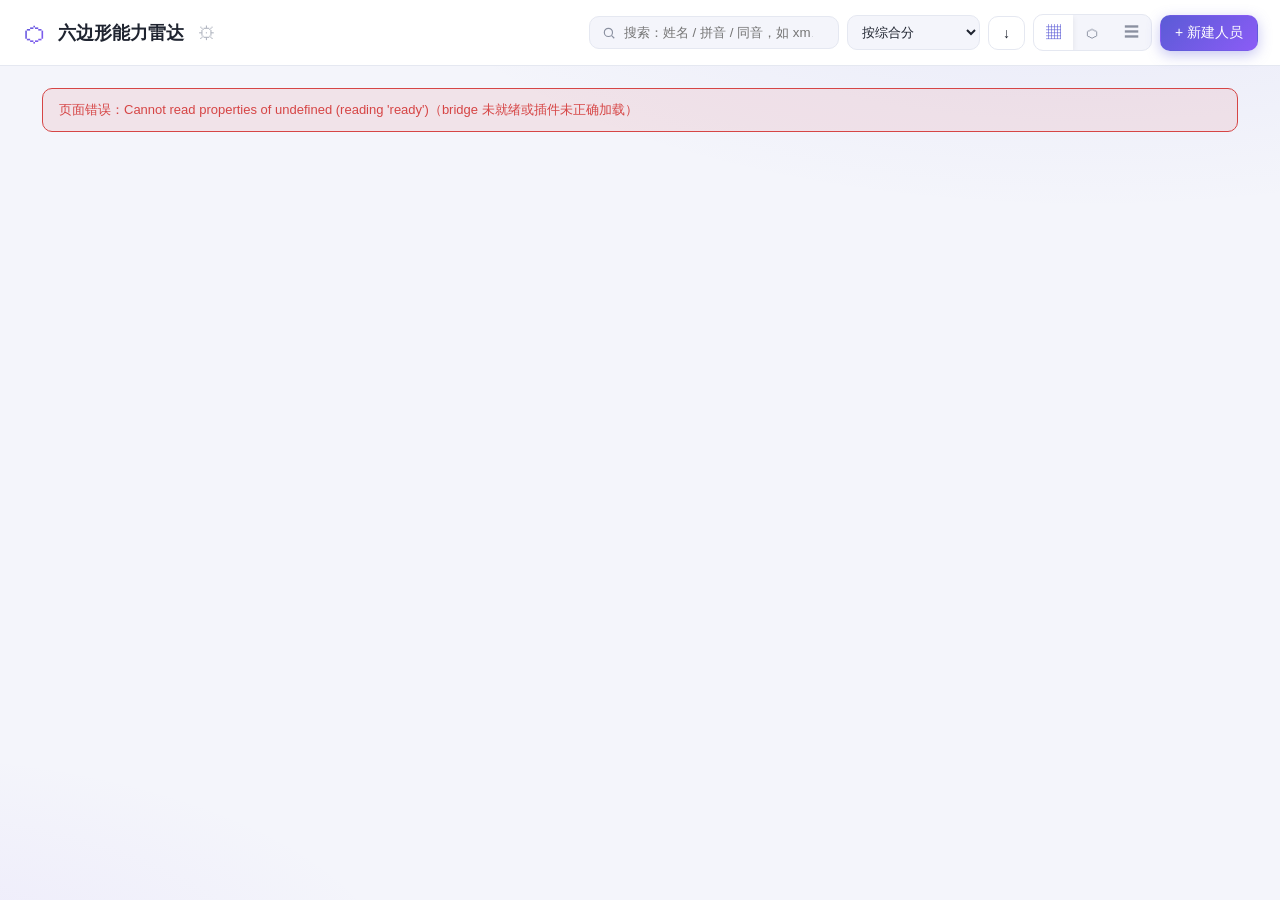
<file: pages/radar/index.html>
<!doctype html>
<html lang="zh-CN">
  <head>
    <meta charset="utf-8" />
    <meta name="viewport" content="width=device-width, initial-scale=1" />
    <title>六边形能力雷达</title>
    <link rel="stylesheet" href="./style.css" />
  </head>
  <body>
    <header class="topbar">
      <div class="brand">
        <span class="brand-logo">⬡</span>
        <h1>六边形能力雷达</h1>
        <button id="btn-settings" class="gear-btn" title="设置">⚙</button>
      </div>
      <div class="toolbar">
        <input id="search" class="search" type="search" placeholder="搜索：姓名 / 拼音 / 同音，如 xm、晓铭" autocomplete="off" />
        <select id="sort-select" class="sort-select" title="排序方式">
          <option value="composite">按综合分</option>
          <option value="social_composite">按社会参考分</option>
          <option value="scarcity">按稀缺值</option>
          <option value="name">按名称（拼音）</option>
          <option value="learning">按学习能力</option>
          <option value="psychology">按心理承受力</option>
          <option value="social">按社交能力</option>
          <option value="judgment">按判断决策</option>
          <option value="self_awareness">按自我认知</option>
          <option value="direction">按长期方向感</option>
        </select>
        <button id="sort-dir" class="btn ghost" title="切换升降序">↓</button>
        <div class="seg" role="tablist">
          <button id="view-cards" class="seg-btn active" title="卡片视图">▦</button>
          <button id="view-radars" class="seg-btn" title="雷达图视图">⬡</button>
          <button id="view-table" class="seg-btn" title="列表视图">☰</button>
        </div>
        <button id="btn-add" class="btn primary">+ 新建人员</button>
        <button id="btn-lock" class="btn ghost" title="清除密码并锁定页面" hidden>🔒</button>
      </div>
    </header>

    <main id="content" class="content">
      <div id="err-banner" class="err-banner" hidden></div>
      <div id="empty" class="empty" hidden>
        <div class="empty-icon">⬡</div>
        <p id="empty-text">暂无人员数据，点击「+ 新建人员」开始</p>
      </div>
      <div id="cards" class="cards" hidden></div>
      <div id="radars" class="radars" hidden></div>
      <div id="table-wrap" class="table-wrap" hidden>
        <table class="table">
          <thead>
            <tr>
              <th data-sort="name">姓名</th>
            </tr>
          </thead>
          <tbody id="table-body"></tbody>
        </table>
      </div>
      <div id="py-stack" class="py-stack" hidden>
        <nav id="py-index" class="py-index">
          <div id="py-letters" class="py-letters"></div>
        </nav>
        <button id="py-reset" class="py-reset" title="清除筛选" hidden>✕</button>
      </div>
      <div id="detail" class="detail" hidden>
        <div class="detail-head">
          <button id="detail-back" class="btn ghost">← 返回</button>
          <div id="detail-mode" class="seg detail-mode" hidden>
            <button id="mode-base" class="seg-btn active">个人基准分</button>
            <button id="mode-social" class="seg-btn">社会参考分</button>
            <button id="mode-scar" class="seg-btn">稀缺值</button>
          </div>
        </div>
        <div class="detail-layout">
          <div class="detail-left">
            <div id="detail-avatar" class="avatar large"></div>
            <h2 id="detail-name" class="detail-name"></h2>
            <p id="detail-age" class="detail-age"></p>
            <div id="detail-radar" class="detail-radar"></div>
            <div id="detail-social-note" class="social-note" hidden></div>
            <div class="composite-box">综合 <span id="detail-composite" class="composite-value">0</span> 分</div>
          </div>
          <div class="detail-right">
            <div id="detail-scores" class="detail-scores"></div>
            <div class="detail-desc">
              <h3>备注</h3>
              <p id="detail-desc-text">—</p>
            </div>
            <div class="detail-actions">
              <button id="detail-edit" class="btn">编辑</button>
              <button id="detail-delete" class="btn danger">删除</button>
              <button id="detail-history" class="icon-btn" title="更新记录">🕘</button>
            </div>
          </div>
        </div>
      </div>
    </main>

    <div id="password-modal" class="modal-mask" hidden>
      <div class="modal">
        <h2>🔒 需要访问密码</h2>
        <p class="hint">此页面受密码保护，请输入管理员配置的访问密码。</p>
        <input id="password-input" type="password" placeholder="访问密码" autocomplete="current-password" />
        <p id="password-error" class="error" hidden>密码错误，请重试</p>
        <div class="modal-actions">
          <button id="password-cancel" class="btn ghost">取消</button>
          <button id="password-ok" class="btn primary">解锁</button>
        </div>
      </div>
    </div>

    <div id="edit-modal" class="modal-mask" hidden>
      <div class="modal wide">
        <h2 id="edit-title">人员详情</h2>
        <div id="view-body" class="edit-layout" hidden>
          <div class="edit-left">
            <div id="view-radar" class="edit-radar"></div>
            <div class="composite-box">综合 <span id="view-composite" class="composite-value">0</span> 分</div>
          </div>
          <div class="edit-right">
            <div id="view-mode" class="seg detail-mode" hidden>
              <button id="v-mode-base" class="seg-btn active">个人基准分</button>
              <button id="v-mode-social" class="seg-btn">社会参考分</button>
              <button id="v-mode-scar" class="seg-btn">稀缺值</button>
            </div>
            <div id="view-name" class="view-name"></div>
            <div id="view-age" class="detail-age"></div>
            <div id="view-scores" class="detail-scores"></div>
            <div id="view-social-note" class="social-note" hidden></div>
            <div class="detail-desc">
              <h3>备注</h3>
              <p id="view-desc-text">—</p>
            </div>
            <div class="modal-actions">
              <div class="spacer"></div>
              <button id="view-close" class="btn ghost">关闭</button>
              <button id="view-edit" class="btn primary">编辑</button>
            </div>
          </div>
        </div>
        <div id="edit-body" class="edit-layout" hidden>
          <div class="edit-left">
            <div id="edit-radar" class="edit-radar"></div>
            <div class="composite-box">综合 <span id="edit-composite" class="composite-value">0</span> 分</div>
          </div>
          <div class="edit-right">
            <label class="field">
              <span>姓名</span>
              <input id="edit-name" type="text" placeholder="人员姓名" />
            </label>
            <label class="field">
              <span>年龄</span>
              <input id="edit-age" type="number" min="0" max="120" step="1" placeholder="可填，用于社会参考分" />
            </label>
            <div id="edit-sliders" class="sliders"></div>
            <label class="field">
              <span>备注</span>
              <input id="edit-desc" type="text" placeholder="备注 / 评价说明（可选）" />
            </label>
            <div class="modal-actions">
              <button id="edit-delete" class="btn danger">删除</button>
              <div class="spacer"></div>
              <button id="edit-cancel" class="btn ghost">取消</button>
              <button id="edit-save" class="btn primary">保存</button>
            </div>
          </div>
        </div>
      </div>
    </div>

    <div id="history-modal" class="modal-mask" hidden>
      <div class="modal wide">
        <h2 id="history-title">更新记录</h2>
        <div id="history-list" class="history-list"></div>
        <div class="modal-actions">
          <div class="spacer"></div>
          <button id="history-close" class="btn ghost">关闭</button>
        </div>
      </div>
    </div>

    <div id="settings-modal" class="modal-mask" hidden>
      <div class="modal wide">
        <h2>⚙ 设置</h2>
        <div class="settings-body">
          <h3>显示与行为</h3>
          <label class="settings-row">
            <span>显示社会参考分<small>25 岁成熟基准 · 未填年龄不显示</small></span>
            <input id="set-social" type="checkbox" />
          </label>
          <label class="settings-row">
            <span>显示稀缺值<small>独特性算法 · 未填年龄不显示</small></span>
            <input id="set-scar" type="checkbox" />
          </label>
          <label class="settings-row">
            <span>AI 回答后自动评审改分<small>对话命中库内姓名（含别名）时触发，改分静默允许并提示</small></span>
            <input id="set-auto" type="checkbox" />
          </label>
          <label class="settings-row">
            <span>评审触发范围<small>both=用户消息或回复提及；user=仅用户提及；reply=仅回复提及</small></span>
            <select id="set-auto-trigger">
              <option value="both">both（推荐）</option>
              <option value="user">user</option>
              <option value="reply">reply</option>
            </select>
          </label>
          <label class="settings-row">
            <span>评审必须引用证据<small>无对话原文证据的改分提案将被拒绝</small></span>
            <input id="set-auto-evidence" type="checkbox" />
          </label>
          <label class="settings-row">
            <span>单次调整上限<small>0=不限制；&gt;0 时每维度每次调整不超过 ±N</small></span>
            <input id="set-auto-delta" type="number" min="0" max="100" step="1" />
          </label>
          <label class="settings-row">
            <span>评审冷却时间（秒）<small>0=关闭；同一人短时间重复提及不重复评审</small></span>
            <input id="set-auto-cooldown" type="number" min="0" step="1" />
          </label>
          <label class="settings-row">
            <span>评审提供商<small>从 AstrBot 已有配置中选择；留空跟随当前会话</small></span>
            <select id="set-auto-provider"></select>
          </label>
          <h3>访问密码（仅保护 WebUI）</h3>
          <label class="settings-row">
            <span>启用密码保护</span>
            <input id="set-pwd-on" type="checkbox" />
          </label>
          <label class="settings-row">
            <span>密码</span>
            <input id="set-pwd" type="password" placeholder="访问密码" autocomplete="new-password" />
          </label>
          <h3>匹配别名（对话匹配自定义）</h3>
          <p class="hint">库内姓名为 A 时可自定义为 B，自动评审匹配对话时匹配 B 而非 A。人物展示仍用库内真名。</p>
          <div id="set-alias-list" class="settings-alias-list"></div>
          <div class="settings-alias-add">
            <input id="set-alias-name" type="text" placeholder="库内姓名（必须存在）" />
            <input id="set-alias-alias" type="text" placeholder="自定义别名（留空删除）" />
            <button id="set-alias-save" class="btn ghost">保存别名</button>
          </div>
        </div>
        <div class="modal-actions">
          <span id="settings-hint" class="hint" hidden></span>
          <div class="spacer"></div>
          <button id="settings-close" class="btn ghost">关闭</button>
          <button id="settings-save" class="btn primary">保存全部设置</button>
        </div>
      </div>
    </div>

    <div id="confirm-modal" class="modal-mask" hidden>
      <div class="modal">
        <h2 id="confirm-title">确认操作</h2>
        <p id="confirm-message" class="hint"></p>
        <div class="modal-actions">
          <button id="confirm-cancel" class="btn ghost">取消</button>
          <div class="spacer"></div>
          <button id="confirm-ok" class="btn danger">确认删除</button>
        </div>
      </div>
    </div>

    <div id="toast" class="toast" hidden></div>

    <script type="module" src="./app.js"></script>
  </body>
</html>
</file>
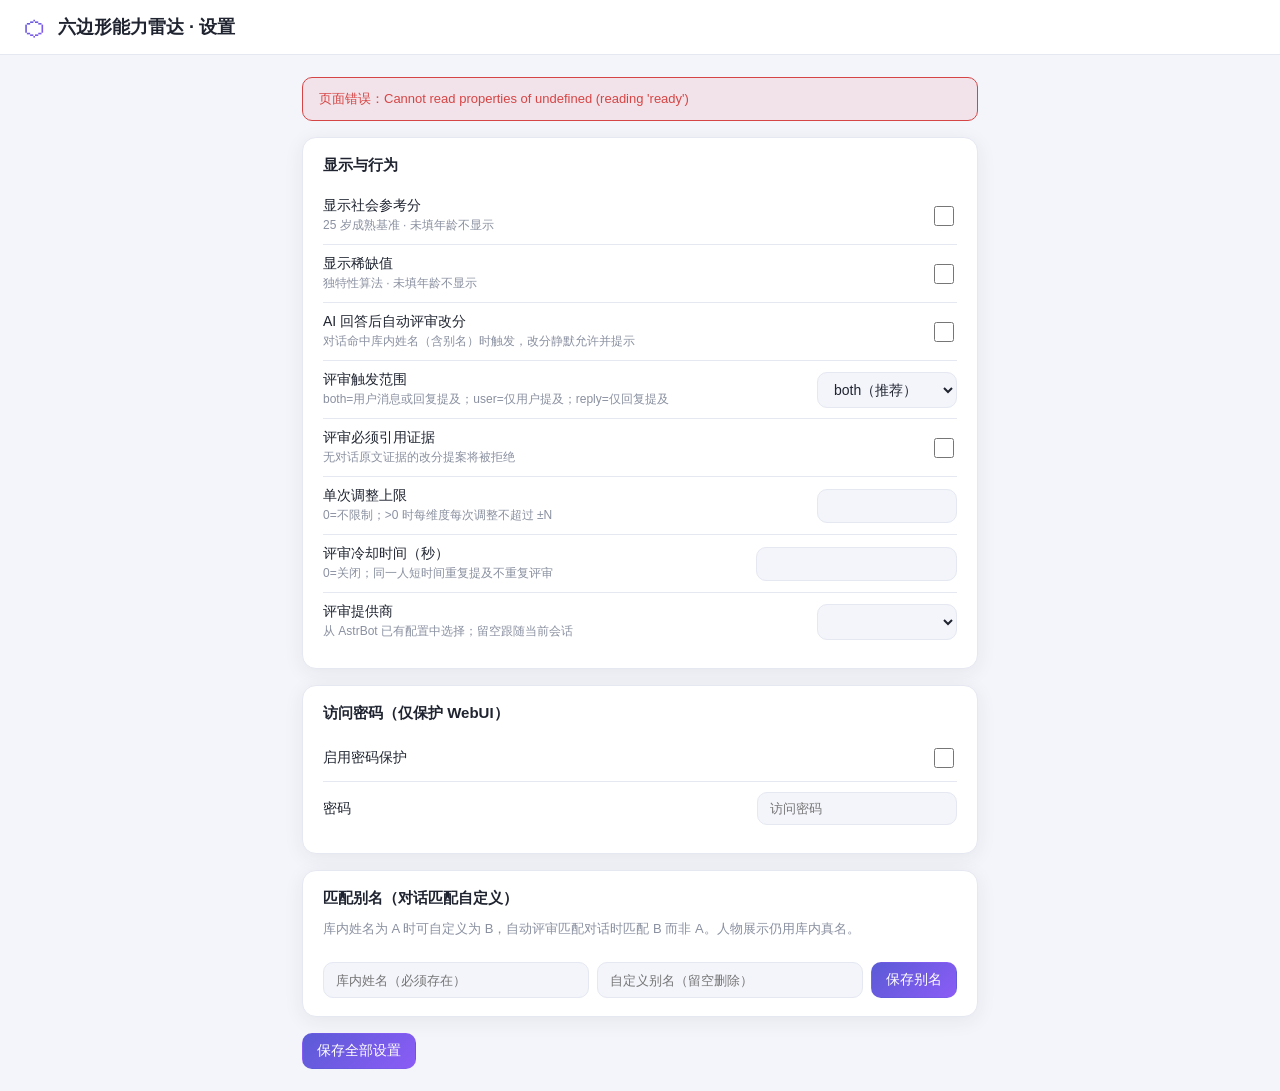
<file: pages/settings/index.html>
<!doctype html>
<html lang="zh-CN">
  <head>
    <meta charset="utf-8" />
    <meta name="viewport" content="width=device-width, initial-scale=1" />
    <title>六边形能力雷达 · 设置</title>
    <link rel="stylesheet" href="./style.css" />
  </head>
  <body>
    <header class="topbar">
      <div class="brand">
        <span class="brand-logo">⬡</span>
        <h1>六边形能力雷达 · 设置</h1>
      </div>
    </header>

    <main class="content">
      <div id="err-banner" class="err-banner" hidden></div>

      <section class="panel">
        <h2>显示与行为</h2>
        <label class="row">
          <span>显示社会参考分<small>25 岁成熟基准 · 未填年龄不显示</small></span>
          <input id="cfg-social" type="checkbox" />
        </label>
        <label class="row">
          <span>显示稀缺值<small>独特性算法 · 未填年龄不显示</small></span>
          <input id="cfg-scar" type="checkbox" />
        </label>
        <label class="row">
          <span>AI 回答后自动评审改分<small>对话命中库内姓名（含别名）时触发，改分静默允许并提示</small></span>
          <input id="cfg-auto" type="checkbox" />
        </label>
        <label class="row">
          <span>评审触发范围<small>both=用户消息或回复提及；user=仅用户提及；reply=仅回复提及</small></span>
          <select id="cfg-auto-trigger">
            <option value="both">both（推荐）</option>
            <option value="user">user</option>
            <option value="reply">reply</option>
          </select>
        </label>
        <label class="row">
          <span>评审必须引用证据<small>无对话原文证据的改分提案将被拒绝</small></span>
          <input id="cfg-auto-evidence" type="checkbox" />
        </label>
        <label class="row">
          <span>单次调整上限<small>0=不限制；&gt;0 时每维度每次调整不超过 ±N</small></span>
          <input id="cfg-auto-delta" type="number" min="0" max="100" step="1" />
        </label>
        <label class="row">
          <span>评审冷却时间（秒）<small>0=关闭；同一人短时间重复提及不重复评审</small></span>
          <input id="cfg-auto-cooldown" type="number" min="0" step="1" />
        </label>
        <label class="row">
          <span>评审提供商<small>从 AstrBot 已有配置中选择；留空跟随当前会话</small></span>
          <select id="cfg-auto-provider"></select>
        </label>
      </section>

      <section class="panel">
        <h2>访问密码（仅保护 WebUI）</h2>
        <label class="row">
          <span>启用密码保护</span>
          <input id="cfg-pwd-on" type="checkbox" />
        </label>
        <label class="row">
          <span>密码</span>
          <input id="cfg-pwd" type="password" placeholder="访问密码" autocomplete="new-password" />
        </label>
      </section>

      <section class="panel">
        <h2>匹配别名（对话匹配自定义）</h2>
        <p class="hint">库内姓名为 A 时可自定义为 B，自动评审匹配对话时匹配 B 而非 A。人物展示仍用库内真名。</p>
        <div id="alias-list" class="alias-list"></div>
        <div class="alias-add">
          <input id="alias-name" type="text" placeholder="库内姓名（必须存在）" />
          <input id="alias-alias" type="text" placeholder="自定义别名（留空删除）" />
          <button id="alias-save" class="btn primary">保存别名</button>
        </div>
      </section>

      <div class="actions">
        <button id="btn-save" class="btn primary">保存全部设置</button>
        <span id="save-hint" class="hint" hidden>已保存</span>
      </div>
    </main>

    <div id="password-modal" class="modal-mask" hidden>
      <div class="modal">
        <h2>🔒 需要访问密码</h2>
        <p class="hint">此页面受密码保护，请输入管理员配置的访问密码。</p>
        <input id="password-input" type="password" placeholder="访问密码" autocomplete="current-password" />
        <p id="password-error" class="error" hidden>密码错误，请重试</p>
        <div class="modal-actions">
          <button id="password-ok" class="btn primary">解锁</button>
        </div>
      </div>
    </div>

    <script type="module" src="./app.js"></script>
  </body>
</html>
</file>
<file: pages/radar/style.css>
:root {
  --bg: #f4f5fb;
  --card: #ffffff;
  --text: #1f2430;
  --muted: #8a90a0;
  --accent: #5b5bd6;
  --accent-2: #8b5cf6;
  --accent-soft: rgba(91, 91, 214, 0.1);
  --border: #e5e8f1;
  --danger: #d64545;
  --ok: #2e9e6b;
  --warn: #d9a13b;
  --teal: #0e9aa7;
  --shadow: 0 4px 20px rgba(31, 36, 48, 0.07);
  --shadow-lg: 0 12px 32px rgba(31, 36, 48, 0.12);
  --radius: 14px;
}

[data-theme="dark"] {
  --bg: #14161c;
  --card: #1e2129;
  --text: #e8eaf0;
  --muted: #9aa0ae;
  --accent: #8b8be8;
  --accent-2: #a78bfa;
  --accent-soft: rgba(139, 139, 232, 0.14);
  --border: #2b303a;
  --danger: #e06c6c;
  --ok: #4cbb8a;
  --warn: #e0b15e;
  --teal: #3fc1c9;
  --shadow: 0 4px 20px rgba(0, 0, 0, 0.35);
  --shadow-lg: 0 12px 32px rgba(0, 0, 0, 0.5);
}

* {
  box-sizing: border-box;
}

[hidden] {
  display: none !important;
}

.err-banner {
  background: rgba(214, 69, 69, 0.1);
  border: 1px solid var(--danger);
  color: var(--danger);
  border-radius: 10px;
  padding: 12px 16px;
  margin-bottom: 16px;
  font-size: 13px;
  white-space: pre-wrap;
  word-break: break-all;
}

body {
  margin: 0;
  background:
    radial-gradient(1200px 500px at 85% -10%, rgba(91, 91, 214, 0.09), transparent 60%),
    radial-gradient(900px 400px at -10% 110%, rgba(139, 92, 246, 0.08), transparent 60%),
    var(--bg);
  color: var(--text);
  font-family: -apple-system, "Segoe UI", "PingFang SC", "Microsoft YaHei", sans-serif;
  font-size: 14px;
  min-height: 100vh;
}

.topbar {
  display: flex;
  align-items: center;
  justify-content: space-between;
  gap: 16px;
  flex-wrap: wrap;
  padding: 14px 22px;
  background: var(--card);
  border-bottom: 1px solid var(--border);
  position: sticky;
  top: 0;
  z-index: 10;
  backdrop-filter: blur(8px);
}

.brand {
  display: flex;
  align-items: center;
  gap: 10px;
}

.brand-logo {
  font-size: 26px;
  line-height: 1;
  background: linear-gradient(135deg, var(--accent), var(--accent-2));
  -webkit-background-clip: text;
  background-clip: text;
  color: transparent;
}

.brand h1 {
  font-size: 18px;
  margin: 0;
  font-weight: 650;
}

.gear-btn {
  background: transparent;
  border: none;
  color: var(--muted);
  font-size: 18px;
  line-height: 1;
  cursor: pointer;
  opacity: 0.65;
  padding: 4px;
  border-radius: 8px;
  transition: all 0.15s;
}

.gear-btn:hover {
  opacity: 1;
  color: var(--accent);
  background: var(--accent-soft);
}

.settings-body {
  max-height: 62vh;
  overflow-y: auto;
  padding-right: 4px;
}

.settings-body h3 {
  margin: 14px 0 4px;
  font-size: 13px;
  color: var(--muted);
  font-weight: 550;
}

.settings-row {
  display: flex;
  align-items: center;
  justify-content: space-between;
  gap: 16px;
  padding: 8px 0;
  border-bottom: 1px solid var(--border);
}

.settings-row span {
  display: flex;
  flex-direction: column;
  gap: 2px;
}

.settings-row small {
  color: var(--muted);
  font-size: 12px;
}

.settings-row input[type="checkbox"] {
  width: 18px;
  height: 18px;
  accent-color: var(--accent);
  flex-shrink: 0;
}

.settings-row input[type="password"] {
  padding: 8px 12px;
  border: 1px solid var(--border);
  border-radius: 10px;
  background: var(--bg);
  color: var(--text);
  outline: none;
  min-width: 180px;
}

.settings-row select,
.settings-row input[type="number"] {
  padding: 8px 12px;
  border: 1px solid var(--border);
  border-radius: 10px;
  background: var(--bg);
  color: var(--text);
  outline: none;
  min-width: 130px;
  font-size: 14px;
}

.settings-row select {
  cursor: pointer;
}

.settings-alias-list {
  display: flex;
  flex-direction: column;
  gap: 8px;
  margin-bottom: 10px;
}

.settings-alias-row {
  display: flex;
  align-items: center;
  gap: 10px;
  background: var(--bg);
  border: 1px solid var(--border);
  border-radius: 10px;
  padding: 8px 12px;
}

.settings-alias-row .alias-name {
  font-weight: 650;
}

.settings-alias-row .alias-arrow {
  color: var(--muted);
}

.settings-alias-row .alias-alias {
  color: var(--accent);
  flex: 1;
}

.settings-alias-add {
  display: flex;
  gap: 8px;
  flex-wrap: wrap;
}

.settings-alias-add input {
  flex: 1;
  min-width: 130px;
  padding: 8px 12px;
  border: 1px solid var(--border);
  border-radius: 10px;
  background: var(--bg);
  color: var(--text);
  outline: none;
  margin: 0;
}

.toolbar {
  display: flex;
  align-items: center;
  gap: 8px;
  flex-wrap: wrap;
}

.search {
  padding: 8px 12px 8px 34px;
  border: 1px solid var(--border);
  border-radius: 10px;
  background: var(--bg) url("data:image/svg+xml;utf8,<svg xmlns='http://www.w3.org/2000/svg' width='14' height='14' viewBox='0 0 24 24' fill='none' stroke='%238a90a0' stroke-width='2'><circle cx='11' cy='11' r='7'/><line x1='21' y1='21' x2='16.5' y2='16.5'/></svg>") no-repeat 12px center;
  color: var(--text);
  min-width: 250px;
  outline: none;
  transition: border-color 0.15s, box-shadow 0.15s;
}

.search:focus {
  border-color: var(--accent);
  box-shadow: 0 0 0 3px var(--accent-soft);
}

.sort-select {
  padding: 8px 10px;
  border: 1px solid var(--border);
  border-radius: 10px;
  background: var(--bg);
  color: var(--text);
  outline: none;
  cursor: pointer;
}

.btn {
  padding: 8px 14px;
  border: 1px solid var(--border);
  border-radius: 10px;
  background: var(--card);
  color: var(--text);
  cursor: pointer;
  transition: all 0.15s;
  font-size: 14px;
}

.btn:hover {
  border-color: var(--accent);
  color: var(--accent);
}

.btn.primary {
  background: linear-gradient(135deg, var(--accent), var(--accent-2));
  border-color: transparent;
  color: #fff;
  box-shadow: 0 4px 14px rgba(91, 91, 214, 0.35);
}

.btn.primary:hover {
  opacity: 0.9;
  color: #fff;
}

.btn.danger {
  background: transparent;
  border-color: var(--danger);
  color: var(--danger);
}

.btn.danger:hover {
  background: rgba(214, 69, 69, 0.08);
}

.btn.ghost {
  background: transparent;
}

.seg {
  display: flex;
  border: 1px solid var(--border);
  border-radius: 10px;
  overflow: hidden;
  background: var(--bg);
}

.seg-btn {
  padding: 8px 12px;
  border: none;
  background: transparent;
  color: var(--muted);
  cursor: pointer;
  font-size: 15px;
  transition: all 0.15s;
}

.seg-btn.active {
  background: var(--card);
  color: var(--accent);
  box-shadow: 0 2px 6px rgba(0, 0, 0, 0.08);
}

.content {
  padding: 22px;
  max-width: 1240px;
  margin: 0 auto;
}

.cards {
  display: grid;
  grid-template-columns: repeat(auto-fill, minmax(244px, 1fr));
  gap: 18px;
}

.card {
  background: var(--card);
  border: 1px solid var(--border);
  border-radius: var(--radius);
  padding: 18px;
  cursor: pointer;
  box-shadow: var(--shadow);
  transition: transform 0.18s, box-shadow 0.18s, border-color 0.18s;
  display: flex;
  flex-direction: column;
  gap: 12px;
  min-width: 0;
}

.card:hover {
  transform: translateY(-3px);
  box-shadow: var(--shadow-lg);
  border-color: var(--accent);
}

.card-top {
  display: flex;
  align-items: center;
  gap: 12px;
  min-width: 0;
}

.avatar {
  width: 44px;
  height: 44px;
  border-radius: 50%;
  display: flex;
  align-items: center;
  justify-content: center;
  font-size: 20px;
  font-weight: 650;
  flex-shrink: 0;
  border: none;
  cursor: pointer;
  box-shadow: 0 3px 10px rgba(0, 0, 0, 0.18);
  transition: transform 0.15s;
}

.avatar:hover {
  transform: scale(1.08);
}

.avatar.large {
  width: 72px;
  height: 72px;
  font-size: 32px;
  cursor: default;
}

.card-info {
  min-width: 0;
  flex: 1;
}

.card-name {
  font-size: 16px;
  font-weight: 650;
  cursor: pointer;
  display: -webkit-box;
  -webkit-line-clamp: 1;
  -webkit-box-orient: vertical;
  overflow: hidden;
  word-break: break-all;
}

.card-name:hover {
  color: var(--accent);
}

.card-desc {
  color: var(--muted);
  font-size: 12px;
  margin-top: 2px;
  display: -webkit-box;
  -webkit-line-clamp: 2;
  -webkit-box-orient: vertical;
  overflow: hidden;
  word-break: break-all;
}

.badge-bar {
  display: flex;
  width: 100%;
  min-width: 0;
  gap: 8px;
}

.badge-bar.pills {
  justify-content: center;
  flex-wrap: wrap;
  gap: 6px;
}

.badge-bar.rects .score-rect {
  flex: 1;
  border-radius: 10px;
  padding: 6px 10px;
  text-align: center;
  font-weight: 650;
  font-variant-numeric: tabular-nums;
  font-size: 13px;
  color: #fff;
  white-space: nowrap;
  overflow: hidden;
  text-overflow: ellipsis;
}

.badge-bar.rects .score-rect.solo {
  flex: none;
  width: 100%;
  padding: 8px 10px;
  font-size: 14px;
}

.score-rect.base {
  background: linear-gradient(135deg, var(--accent), var(--accent-2));
}

.score-rect.social {
  background: linear-gradient(135deg, #0e9aa7, #17b3c2);
}

.score-rect.scar {
  background: linear-gradient(135deg, #e07b39, #ef9a5e);
}

.badge {
  margin-left: auto;
  padding: 4px 10px;
  border-radius: 999px;
  font-size: 13px;
  font-weight: 650;
  flex-shrink: 0;
  font-variant-numeric: tabular-nums;
}

.badge.high {
  background: rgba(46, 158, 107, 0.14);
  color: var(--ok);
}

.badge.mid {
  background: rgba(217, 161, 59, 0.15);
  color: var(--warn);
}

.badge.low {
  background: rgba(214, 69, 69, 0.13);
  color: var(--danger);
}

.badge.social {
  background: rgba(14, 154, 167, 0.13);
  color: var(--teal);
}

.badge.scar {
  background: rgba(224, 123, 57, 0.14);
  color: #e07b39;
}

[data-theme="dark"] .badge.scar {
  color: #f0a060;
}

.history-list {
  display: flex;
  flex-direction: column;
  gap: 10px;
  max-height: 60vh;
  overflow-y: auto;
  padding-right: 4px;
}

.history-entry {
  border: 1px solid var(--border);
  border-radius: 10px;
  padding: 10px 12px;
  background: var(--bg);
}

.history-head {
  display: flex;
  align-items: center;
  gap: 8px;
  margin-bottom: 6px;
}

.history-time {
  color: var(--muted);
  font-size: 12px;
}

.history-change {
  font-size: 13px;
  line-height: 1.7;
  color: var(--text);
  word-break: break-all;
}

.history-reason {
  margin-top: 4px;
  font-size: 13px;
  line-height: 1.7;
  color: var(--text);
  font-weight: 550;
  word-break: break-all;
}

.history-evidence {
  margin-top: 2px;
  font-size: 12px;
  line-height: 1.6;
  color: var(--muted);
  word-break: break-all;
}

.badge.sub {
  background: transparent;
  border: 1px dashed currentColor;
  font-size: 11px;
  padding: 2px 8px;
  font-weight: 600;
}

.name-cell {
  display: flex;
  align-items: center;
  gap: 8px;
  min-width: 0;
  flex-wrap: wrap;
}

.name-cell .badge {
  margin-left: 0;
}

.card-mini {
  display: flex;
  justify-content: center;
  min-width: 0;
}

.radars {
  display: grid;
  grid-template-columns: repeat(auto-fill, minmax(230px, 1fr));
  gap: 18px;
}

.radar-card {
  background: var(--card);
  border: 1px solid var(--border);
  border-radius: var(--radius);
  padding: 16px;
  cursor: pointer;
  box-shadow: var(--shadow);
  transition: transform 0.18s, box-shadow 0.18s, border-color 0.18s;
  display: flex;
  flex-direction: column;
  align-items: center;
  gap: 10px;
  min-width: 0;
}

.radar-card:hover {
  transform: translateY(-3px);
  box-shadow: var(--shadow-lg);
  border-color: var(--accent);
}

.radar-chart svg {
  width: 190px;
  height: 190px;
  display: block;
}

.radar-card-foot {
  display: flex;
  align-items: center;
  justify-content: center;
  gap: 8px;
  width: 100%;
  min-width: 0;
}

.social-note {
  color: var(--muted);
  font-size: 12px;
  line-height: 1.6;
  text-align: center;
  word-break: break-all;
}

.detail-mode {
  margin-left: auto;
}

.detail-age {
  margin: 0;
  color: var(--muted);
  font-size: 13px;
}

.mini-bars {
  width: 100%;
  display: flex;
  flex-direction: column;
  gap: 5px;
  min-width: 0;
}

.bar-row {
  display: flex;
  align-items: center;
  gap: 8px;
  font-size: 12px;
  min-width: 0;
}

.bar-row.sorted-first .bar-label {
  color: var(--accent);
  font-weight: 700;
}

.bar-row.sorted-first .bar-fill {
  background: linear-gradient(90deg, var(--accent-2), var(--accent));
  box-shadow: 0 0 6px rgba(91, 91, 214, 0.45);
}

.bar-label {
  width: 74px;
  color: var(--muted);
  flex-shrink: 0;
  text-align: right;
  overflow: hidden;
  text-overflow: ellipsis;
  white-space: nowrap;
}

.bar-track {
  flex: 1;
  height: 7px;
  border-radius: 4px;
  background: var(--bg);
  overflow: hidden;
  min-width: 20px;
}

.bar-fill {
  display: block;
  height: 100%;
  border-radius: 4px;
  background: linear-gradient(90deg, var(--accent), var(--accent-2));
  transition: width 0.25s ease;
}

.bar-value {
  width: 32px;
  color: var(--muted);
  text-align: right;
  flex-shrink: 0;
  font-variant-numeric: tabular-nums;
}

.table-wrap {
  background: var(--card);
  border: 1px solid var(--border);
  border-radius: var(--radius);
  overflow: auto;
  box-shadow: var(--shadow);
  scrollbar-width: thin;
  scrollbar-color: var(--border) transparent;
}

.table {
  width: 100%;
  min-width: 0;
  table-layout: fixed;
  border-collapse: collapse;
}

.table th,
.table td {
  padding: 11px 14px;
  text-align: left;
  border-bottom: 1px solid var(--border);
  white-space: nowrap;
  overflow: hidden;
  text-overflow: ellipsis;
}

.table td:nth-child(1) {
  width: auto;
}

.row-desc {
  display: block;
  overflow: hidden;
  text-overflow: ellipsis;
  white-space: nowrap;
  color: var(--muted);
  font-size: 12px;
  margin-top: 6px;
}

.cell-actions {
  display: flex;
  gap: 6px;
  margin-left: auto;
  flex-shrink: 0;
}

.icon-btn {
  width: 30px;
  height: 30px;
  border-radius: 999px;
  border: 1px solid var(--accent);
  background: var(--accent-soft);
  color: var(--accent);
  display: flex;
  align-items: center;
  justify-content: center;
  font-size: 14px;
  line-height: 1;
  cursor: pointer;
  transition: all 0.15s;
  flex-shrink: 0;
}

.icon-btn:hover {
  background: var(--accent);
  color: #fff;
  box-shadow: 0 2px 10px rgba(91, 91, 214, 0.4);
}

.icon-btn.danger {
  border-color: var(--danger);
  background: rgba(214, 69, 69, 0.1);
  color: var(--danger);
}

.icon-btn.danger:hover {
  background: var(--danger);
  color: #fff;
  box-shadow: 0 2px 10px rgba(214, 69, 69, 0.4);
}

.table thead tr {
  background: var(--bg);
}

.table th {
  color: var(--muted);
  font-weight: 550;
  cursor: pointer;
  user-select: none;
  position: sticky;
  top: 0;
  z-index: 1;
}

.table th:hover {
  color: var(--accent);
}

.table th.sorted {
  color: var(--accent);
}

.table tbody tr {
  transition: background 0.12s;
}

.table tbody tr:nth-child(even) {
  background: rgba(0, 0, 0, 0.015);
}

[data-theme="dark"] .table tbody tr:nth-child(even) {
  background: rgba(255, 255, 255, 0.02);
}

.table tbody tr:hover {
  background: var(--accent-soft);
}

.score-cell {
  font-variant-numeric: tabular-nums;
}

.name-link {
  background: none;
  border: none;
  padding: 0;
  font: inherit;
  font-weight: 650;
  color: var(--text);
  cursor: pointer;
}

.name-link:hover {
  color: var(--accent);
}

.table-wrap::-webkit-scrollbar,
.modal::-webkit-scrollbar,
.sliders::-webkit-scrollbar {
  width: 8px;
  height: 8px;
}

.table-wrap::-webkit-scrollbar-track,
.modal::-webkit-scrollbar-track,
.sliders::-webkit-scrollbar-track {
  background: transparent;
}

.table-wrap::-webkit-scrollbar-thumb,
.modal::-webkit-scrollbar-thumb,
.sliders::-webkit-scrollbar-thumb {
  background: var(--border);
  border-radius: 8px;
}

.table-wrap::-webkit-scrollbar-thumb:hover,
.modal::-webkit-scrollbar-thumb:hover,
.sliders::-webkit-scrollbar-thumb:hover {
  background: var(--accent);
}

.modal,
.sliders {
  scrollbar-width: thin;
  scrollbar-color: var(--border) transparent;
}

.chip {
  display: inline-block;
  padding: 2px 9px;
  border-radius: 999px;
  font-size: 12px;
  font-weight: 650;
  font-variant-numeric: tabular-nums;
}

.chip.high {
  background: rgba(46, 158, 107, 0.14);
  color: var(--ok);
}

.chip.mid {
  background: rgba(217, 161, 59, 0.15);
  color: var(--warn);
}

.chip.low {
  background: rgba(214, 69, 69, 0.13);
  color: var(--danger);
}

.py-stack {
  position: fixed;
  right: 8px;
  top: 50%;
  transform: translateY(-50%);
  display: flex;
  flex-direction: column;
  gap: 8px;
  z-index: 20;
  opacity: 0.35;
  transition: opacity 0.2s ease;
}

.py-stack:hover,
.py-stack.filtered {
  opacity: 1;
}

.py-index {
  display: flex;
  flex-direction: column;
  gap: 4px;
  background: transparent;
  border: 1px solid transparent;
  border-radius: 12px;
  padding: 6px 3px;
  box-shadow: none;
  width: 30px;
  transition: background 0.2s, border-color 0.2s, box-shadow 0.2s;
}

.py-stack:hover .py-index,
.py-stack.filtered .py-index {
  background: var(--card);
  border-color: var(--border);
  box-shadow: var(--shadow);
}

.py-letters {
  display: flex;
  flex-direction: column;
  gap: 1px;
}

.py-item {
  border: none;
  background: transparent;
  color: var(--muted);
  font-size: 11px;
  font-weight: 650;
  line-height: 1.7;
  padding: 0;
  border-radius: 6px;
  cursor: pointer;
  transition: all 0.12s;
  width: 100%;
  text-align: center;
  opacity: 0.6;
}

.py-stack:hover .py-item,
.py-stack.filtered .py-item {
  opacity: 1;
  color: var(--accent);
}

.py-item:hover:not(:disabled) {
  background: var(--accent);
  color: #fff;
}

.py-item.active {
  background: var(--accent);
  color: #fff;
  opacity: 1;
}

.py-item.off {
  opacity: 0.2;
  cursor: default;
}

.py-stack:hover .py-item.off,
.py-stack.filtered .py-item.off {
  opacity: 0.35;
}

.py-item:disabled {
  cursor: default;
}

.py-reset {
  background: var(--card);
  border: 1px solid var(--border);
  border-radius: 12px;
  box-shadow: var(--shadow);
  width: 30px;
  height: 30px;
  padding: 0;
  font-size: 12px;
  line-height: 1.5;
  text-align: center;
  color: var(--muted);
  cursor: pointer;
  transition: opacity 0.2s ease, color 0.12s, border-color 0.12s;
  flex-shrink: 0;
  opacity: 0;
  visibility: hidden;
  pointer-events: none;
}

.py-reset.show {
  opacity: 1;
  visibility: visible;
  pointer-events: auto;
}

.py-stack.filtered .py-reset {
  background: var(--card);
  border-color: var(--border);
}

.py-reset:hover {
  border-color: var(--accent);
  color: var(--accent);
}

.chip.bar-chip {
  min-width: 32px;
  text-align: center;
  flex-shrink: 0;
}

.empty {
  text-align: center;
  color: var(--muted);
  padding: 90px 0;
}

.empty-icon {
  font-size: 64px;
  background: linear-gradient(135deg, var(--accent), var(--accent-2));
  -webkit-background-clip: text;
  background-clip: text;
  color: transparent;
  opacity: 0.75;
}

.empty p {
  margin-top: 12px;
}

.detail-head {
  margin-bottom: 16px;
}

.detail-layout {
  display: grid;
  grid-template-columns: 340px 1fr;
  gap: 26px;
  align-items: start;
}

.detail-left {
  background: var(--card);
  border: 1px solid var(--border);
  border-radius: var(--radius);
  box-shadow: var(--shadow);
  padding: 24px 20px;
  display: flex;
  flex-direction: column;
  align-items: center;
  gap: 10px;
  position: sticky;
  top: 84px;
}

.detail-name {
  margin: 4px 0 0;
  font-size: 22px;
  font-weight: 700;
  word-break: break-all;
}

.detail-radar svg {
  width: 300px;
  height: 300px;
}

.composite-box {
  font-size: 14px;
  color: var(--muted);
}

.composite-value {
  font-size: 24px;
  font-weight: 750;
  color: var(--accent);
}

.detail-right {
  display: flex;
  flex-direction: column;
  gap: 16px;
  min-width: 0;
}

.detail-scores {
  background: var(--card);
  border: 1px solid var(--border);
  border-radius: var(--radius);
  box-shadow: var(--shadow);
  padding: 18px 20px;
  display: flex;
  flex-direction: column;
  gap: 14px;
}

.detail-score-row {
  display: flex;
  flex-direction: column;
  gap: 6px;
  min-width: 0;
}

.detail-score-head {
  display: flex;
  align-items: center;
  gap: 10px;
}

.detail-dim {
  font-weight: 650;
  font-size: 14px;
}

.detail-reason {
  margin: 0;
  color: var(--muted);
  font-size: 13px;
  line-height: 1.6;
  word-break: break-all;
  white-space: pre-wrap;
}

.detail-missing {
  color: var(--muted);
}

.detail-desc {
  background: var(--card);
  border: 1px solid var(--border);
  border-radius: var(--radius);
  box-shadow: var(--shadow);
  padding: 16px 20px;
}

.detail-desc h3 {
  margin: 0 0 8px;
  font-size: 14px;
  color: var(--muted);
  font-weight: 550;
}

.detail-desc p {
  margin: 0;
  line-height: 1.7;
  word-break: break-all;
  white-space: pre-wrap;
}

.detail-actions {
  display: flex;
  gap: 10px;
}

.modal-mask {
  position: fixed;
  inset: 0;
  background: rgba(0, 0, 0, 0.5);
  backdrop-filter: blur(3px);
  display: flex;
  align-items: center;
  justify-content: center;
  z-index: 50;
}

.modal {
  background: var(--card);
  border-radius: var(--radius);
  padding: 24px;
  width: min(92vw, 420px);
  max-height: min(92vh, 760px);
  overflow-y: auto;
  box-shadow: var(--shadow-lg);
  animation: modal-in 0.18s ease;
}

.modal.wide {
  width: min(92vw, 760px);
}

@keyframes modal-in {
  from {
    opacity: 0;
    transform: translateY(10px) scale(0.98);
  }
  to {
    opacity: 1;
    transform: none;
  }
}

.modal h2 {
  margin: 0 0 10px;
  font-size: 17px;
}

.hint {
  color: var(--muted);
  margin: 0 0 14px;
}

.modal input[type="text"],
.modal input[type="password"] {
  width: 100%;
  padding: 10px 12px;
  border: 1px solid var(--border);
  border-radius: 10px;
  background: var(--bg);
  color: var(--text);
  outline: none;
  margin-bottom: 10px;
  transition: border-color 0.15s, box-shadow 0.15s;
}

.modal input:focus {
  border-color: var(--accent);
  box-shadow: 0 0 0 3px var(--accent-soft);
}

.error {
  color: var(--danger);
  margin: 0 0 10px;
  font-size: 13px;
}

.modal-actions {
  display: flex;
  align-items: center;
  gap: 8px;
  margin-top: 8px;
}

.spacer {
  flex: 1;
}

.view-name {
  font-size: 18px;
  font-weight: 700;
  word-break: break-all;
}

.edit-layout {
  display: flex;
  gap: 22px;
  flex-wrap: wrap;
}

.edit-left {
  display: flex;
  flex-direction: column;
  align-items: center;
  gap: 8px;
  min-width: 260px;
  flex: 1;
}

.edit-radar svg {
  width: 260px;
  height: 260px;
}

.edit-right {
  flex: 1;
  min-width: 300px;
  display: flex;
  flex-direction: column;
  gap: 8px;
}

.field {
  display: flex;
  align-items: center;
  gap: 10px;
}

.field > span {
  width: 42px;
  color: var(--muted);
  flex-shrink: 0;
}

.field input {
  flex: 1;
}

.sliders {
  max-height: 420px;
  overflow-y: auto;
  display: flex;
  flex-direction: column;
  gap: 6px;
  padding-right: 4px;
}

.slider-block {
  display: flex;
  flex-direction: column;
  gap: 4px;
}

.slider-row {
  display: flex;
  align-items: center;
  gap: 10px;
}

.slider-row label {
  width: 74px;
  color: var(--muted);
  flex-shrink: 0;
  text-align: right;
}

.slider-row input[type="range"] {
  flex: 1;
  accent-color: var(--accent);
  cursor: pointer;
}

.slider-row input[type="number"] {
  width: 64px;
  padding: 6px 8px;
  border: 1px solid var(--border);
  border-radius: 8px;
  background: var(--bg);
  color: var(--text);
  outline: none;
  text-align: center;
}

.reason-input {
  width: calc(100% - 84px);
  margin-left: 84px;
  padding: 6px 10px;
  border: 1px solid var(--border);
  border-radius: 8px;
  background: var(--bg);
  color: var(--text);
  outline: none;
  font-size: 12px;
}

.reason-input:focus {
  border-color: var(--accent);
}

.toast {
  position: fixed;
  bottom: 26px;
  left: 50%;
  transform: translateX(-50%);
  background: var(--text);
  color: var(--bg);
  padding: 10px 20px;
  border-radius: 12px;
  box-shadow: var(--shadow-lg);
  z-index: 100;
  font-size: 14px;
  animation: modal-in 0.18s ease;
}

.toast.error {
  background: var(--danger);
  color: #fff;
}

@media (max-width: 860px) {
  .detail-layout {
    grid-template-columns: 1fr;
  }

  .detail-left {
    position: static;
  }

  .topbar {
    flex-direction: column;
    align-items: stretch;
  }

  .toolbar {
    flex-wrap: wrap;
  }

  .search {
    min-width: 0;
    flex: 1;
  }
}
</file>
<file: pages/settings/style.css>
:root {
  --bg: #f4f5fb;
  --card: #ffffff;
  --text: #1f2430;
  --muted: #8a90a0;
  --accent: #5b5bd6;
  --accent-2: #8b5cf6;
  --accent-soft: rgba(91, 91, 214, 0.1);
  --border: #e5e8f1;
  --danger: #d64545;
  --ok: #2e9e6b;
  --shadow: 0 4px 20px rgba(31, 36, 48, 0.07);
  --radius: 14px;
}

[data-theme="dark"] {
  --bg: #14161c;
  --card: #1e2129;
  --text: #e8eaf0;
  --muted: #9aa0ae;
  --accent: #8b8be8;
  --accent-2: #a78bfa;
  --accent-soft: rgba(139, 139, 232, 0.14);
  --border: #2b303a;
  --danger: #e06c6c;
  --ok: #4cbb8a;
  --shadow: 0 4px 20px rgba(0, 0, 0, 0.35);
}

* {
  box-sizing: border-box;
}

[hidden] {
  display: none !important;
}

body {
  margin: 0;
  background: var(--bg);
  color: var(--text);
  font-family: -apple-system, "Segoe UI", "PingFang SC", "Microsoft YaHei", sans-serif;
  font-size: 14px;
  min-height: 100vh;
}

.topbar {
  padding: 14px 22px;
  background: var(--card);
  border-bottom: 1px solid var(--border);
  position: sticky;
  top: 0;
  z-index: 10;
}

.brand {
  display: flex;
  align-items: center;
  gap: 10px;
}

.brand-logo {
  font-size: 26px;
  line-height: 1;
  background: linear-gradient(135deg, var(--accent), var(--accent-2));
  -webkit-background-clip: text;
  background-clip: text;
  color: transparent;
}

.brand h1 {
  font-size: 18px;
  margin: 0;
}

.content {
  max-width: 720px;
  margin: 0 auto;
  padding: 22px;
  display: flex;
  flex-direction: column;
  gap: 16px;
}

.err-banner {
  background: rgba(214, 69, 69, 0.1);
  border: 1px solid var(--danger);
  color: var(--danger);
  border-radius: 10px;
  padding: 12px 16px;
  font-size: 13px;
  white-space: pre-wrap;
}

.panel {
  background: var(--card);
  border: 1px solid var(--border);
  border-radius: var(--radius);
  box-shadow: var(--shadow);
  padding: 18px 20px;
}

.panel h2 {
  margin: 0 0 12px;
  font-size: 15px;
  font-weight: 650;
}

.row {
  display: flex;
  align-items: center;
  justify-content: space-between;
  gap: 16px;
  padding: 10px 0;
  border-bottom: 1px solid var(--border);
}

.row:last-child {
  border-bottom: none;
}

.row span {
  display: flex;
  flex-direction: column;
  gap: 2px;
}

.row small {
  color: var(--muted);
  font-size: 12px;
}

.row input[type="checkbox"] {
  width: 20px;
  height: 20px;
  accent-color: var(--accent);
  flex-shrink: 0;
}

.row input[type="password"] {
  padding: 8px 12px;
  border: 1px solid var(--border);
  border-radius: 10px;
  background: var(--bg);
  color: var(--text);
  outline: none;
  min-width: 200px;
}

.row select,
.row input[type="number"] {
  padding: 8px 12px;
  border: 1px solid var(--border);
  border-radius: 10px;
  background: var(--bg);
  color: var(--text);
  outline: none;
  min-width: 140px;
  font-size: 14px;
}

.row select {
  cursor: pointer;
}

.hint {
  color: var(--muted);
  font-size: 13px;
  margin: 0 0 12px;
}

.alias-list {
  display: flex;
  flex-direction: column;
  gap: 8px;
  margin-bottom: 12px;
}

.alias-row {
  display: flex;
  align-items: center;
  gap: 10px;
  background: var(--bg);
  border: 1px solid var(--border);
  border-radius: 10px;
  padding: 8px 12px;
}

.alias-name {
  font-weight: 650;
}

.alias-arrow {
  color: var(--muted);
}

.alias-alias {
  color: var(--accent);
  flex: 1;
}

.alias-add {
  display: flex;
  gap: 8px;
  flex-wrap: wrap;
}

.alias-add input {
  flex: 1;
  min-width: 140px;
  padding: 8px 12px;
  border: 1px solid var(--border);
  border-radius: 10px;
  background: var(--bg);
  color: var(--text);
  outline: none;
}

.btn {
  padding: 8px 14px;
  border: 1px solid var(--border);
  border-radius: 10px;
  background: var(--card);
  color: var(--text);
  cursor: pointer;
  transition: all 0.15s;
  font-size: 14px;
}

.btn:hover {
  border-color: var(--accent);
  color: var(--accent);
}

.btn.primary {
  background: linear-gradient(135deg, var(--accent), var(--accent-2));
  border-color: transparent;
  color: #fff;
}

.btn.ghost {
  background: transparent;
}

.actions {
  display: flex;
  align-items: center;
  gap: 12px;
}

.actions .hint.error {
  color: var(--danger);
}

.modal-mask {
  position: fixed;
  inset: 0;
  background: rgba(0, 0, 0, 0.5);
  backdrop-filter: blur(3px);
  display: flex;
  align-items: center;
  justify-content: center;
  z-index: 50;
}

.modal {
  background: var(--card);
  border-radius: var(--radius);
  padding: 24px;
  width: min(92vw, 420px);
  box-shadow: 0 12px 32px rgba(0, 0, 0, 0.2);
}

.modal h2 {
  margin: 0 0 10px;
  font-size: 17px;
}

.modal input[type="password"] {
  width: 100%;
  padding: 10px 12px;
  border: 1px solid var(--border);
  border-radius: 10px;
  background: var(--bg);
  color: var(--text);
  outline: none;
  margin-bottom: 10px;
}

.error {
  color: var(--danger);
  margin: 0 0 10px;
  font-size: 13px;
}

.modal-actions {
  display: flex;
  justify-content: flex-end;
}
</file>
